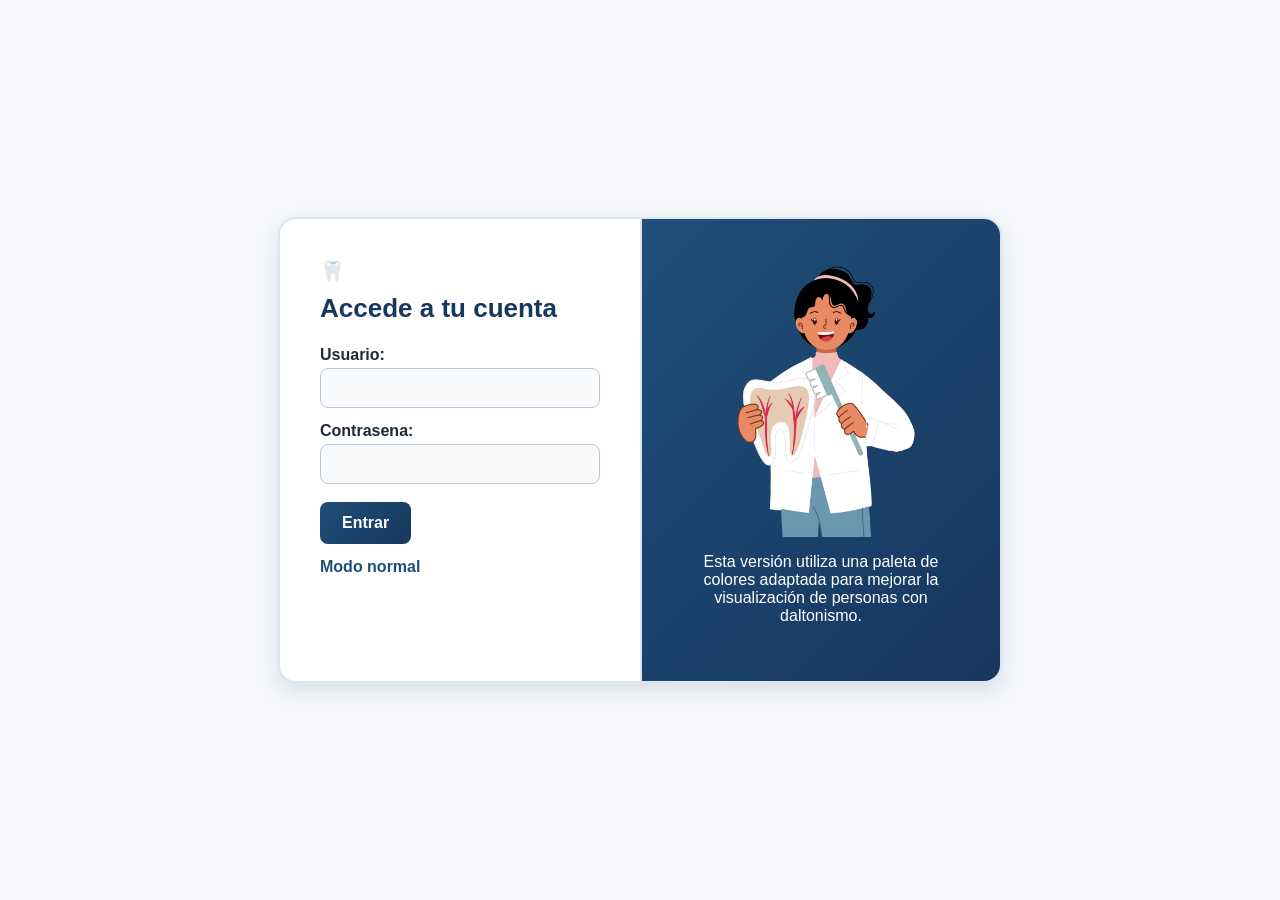
<file: index_accesible.html>
<!DOCTYPE html>
<html lang="es">
<head>
    <meta charset="UTF-8">
    <title>Iniciar sesion (modo accesible) - Consultorio Dental</title>
  
    <link rel="stylesheet" href="css/index_accesible.css">
</head>
<body>

    <div class="caja-login">

        <div class="lado-formulario">

            <p class="diente-grande">&#129463;</p>
            <h2>Accede a tu cuenta</h2>

            <form method="POST" action="php/validar_login.php">

                <label for="usuario">Usuario:</label>
                <input type="text" name="usuario" id="usuario" required>

                <label for="contrasena">Contrasena:</label>
                <input type="password" name="contrasena" id="contrasena" required>

                <br>
                <input class="boton" type="submit" value="Entrar">
            </form>

            <a class="enlace" href="index.html">Modo normal</a>

        </div>

        <div class="lado-imagen">
            <img src="img/dentista.png" class="icono-grande" alt="Diente">

            <p>
                Esta versión utiliza una paleta de colores adaptada para mejorar
                la visualización de personas con daltonismo.
            </p>
        </div>

    </div>

</body>
</html>
</file>
<file: css/index_accesible.css>
body {
    font-family: Arial, Helvetica, sans-serif;
    background: #F5F7FA;
    color: #1F2937;
    margin: 0;
    padding: 0;
    min-height: 100vh;
    display: flex;
    justify-content: center;
    align-items: center;
}

@keyframes aparecer {
    from {
        opacity: 0;
        transform: translateY(30px);
    }
    to {
        opacity: 1;
        transform: translateY(0);
    }
}

.caja-login {
    display: flex;
    width: 720px;
    max-width: 90%;
    background: #FFFFFF;
    border: 2px solid #DCE6F2;
    border-radius: 18px;
    overflow: hidden;
    box-shadow: 0 8px 20px rgba(23,55,94,0.12);
    animation: aparecer 0.8s ease;
}

.lado-formulario {
    width: 50%;
    padding: 40px;
    box-sizing: border-box;
}

.lado-imagen {
    width: 50%;
    padding: 40px;
    box-sizing: border-box;
    background: linear-gradient(135deg, #1F4E79 0%, #17375E 100%);
    border-left: 2px solid #DCE6F2;
    color: #FFFFFF;
    text-align: center;
    display: flex;
    flex-direction: column;
    justify-content: center;
}

.lado-imagen h2 {
    color: #FFFFFF;
}

.diente-grande {
    font-size: 20px;
    margin: 0;
}

h2 {
    color: #17375E;
    font-size: 26px;
    margin-top: 10px;
}

label {
    display: block;
    margin-top: 14px;
    margin-bottom: 4px;
    font-weight: bold;
    color: #1F2937;
}

input[type="text"],
input[type="password"] {
    width: 100%;
    box-sizing: border-box;
    padding: 10px;
    border: 1px solid #B8C8D8;
    border-radius: 8px;
    background: #F8FAFC;
    font-size: 16px;
    color: #1F2937;
}

input[type="text"]:focus,
input[type="password"]:focus {
    outline: none;
    border-color: #2C6AA0;
    box-shadow: 0 0 0 3px rgba(44,106,160,0.2);
}

.boton {
    display: inline-block;
    margin-top: 18px;
    padding: 12px 22px;
    border: none;
    border-radius: 8px;
    background: linear-gradient(135deg, #1F4E79 0%, #17375E 100%);
    color: #FFFFFF;
    font-size: 16px;
    font-weight: bold;
    text-decoration: none;
    cursor: pointer;
    transition: all 0.3s;
}

.boton:hover {
    background: linear-gradient(135deg, #2C6AA0 0%, #1F4E79 100%);
    transform: translateY(-2px);
}

.enlace {
    display: inline-block;
    margin-top: 14px;
    color: #1F4E79;
    text-decoration: none;
    font-weight: bold;
}

.enlace:hover {
    color: #2C6AA0;
    text-decoration: underline;
}

.error {
    background: #FFF3D6;
    border: 1px solid #E69F00;
    border-radius: 8px;
    color: #5A3B00;
    padding: 10px;
    margin-top: 12px;
}
</file>
